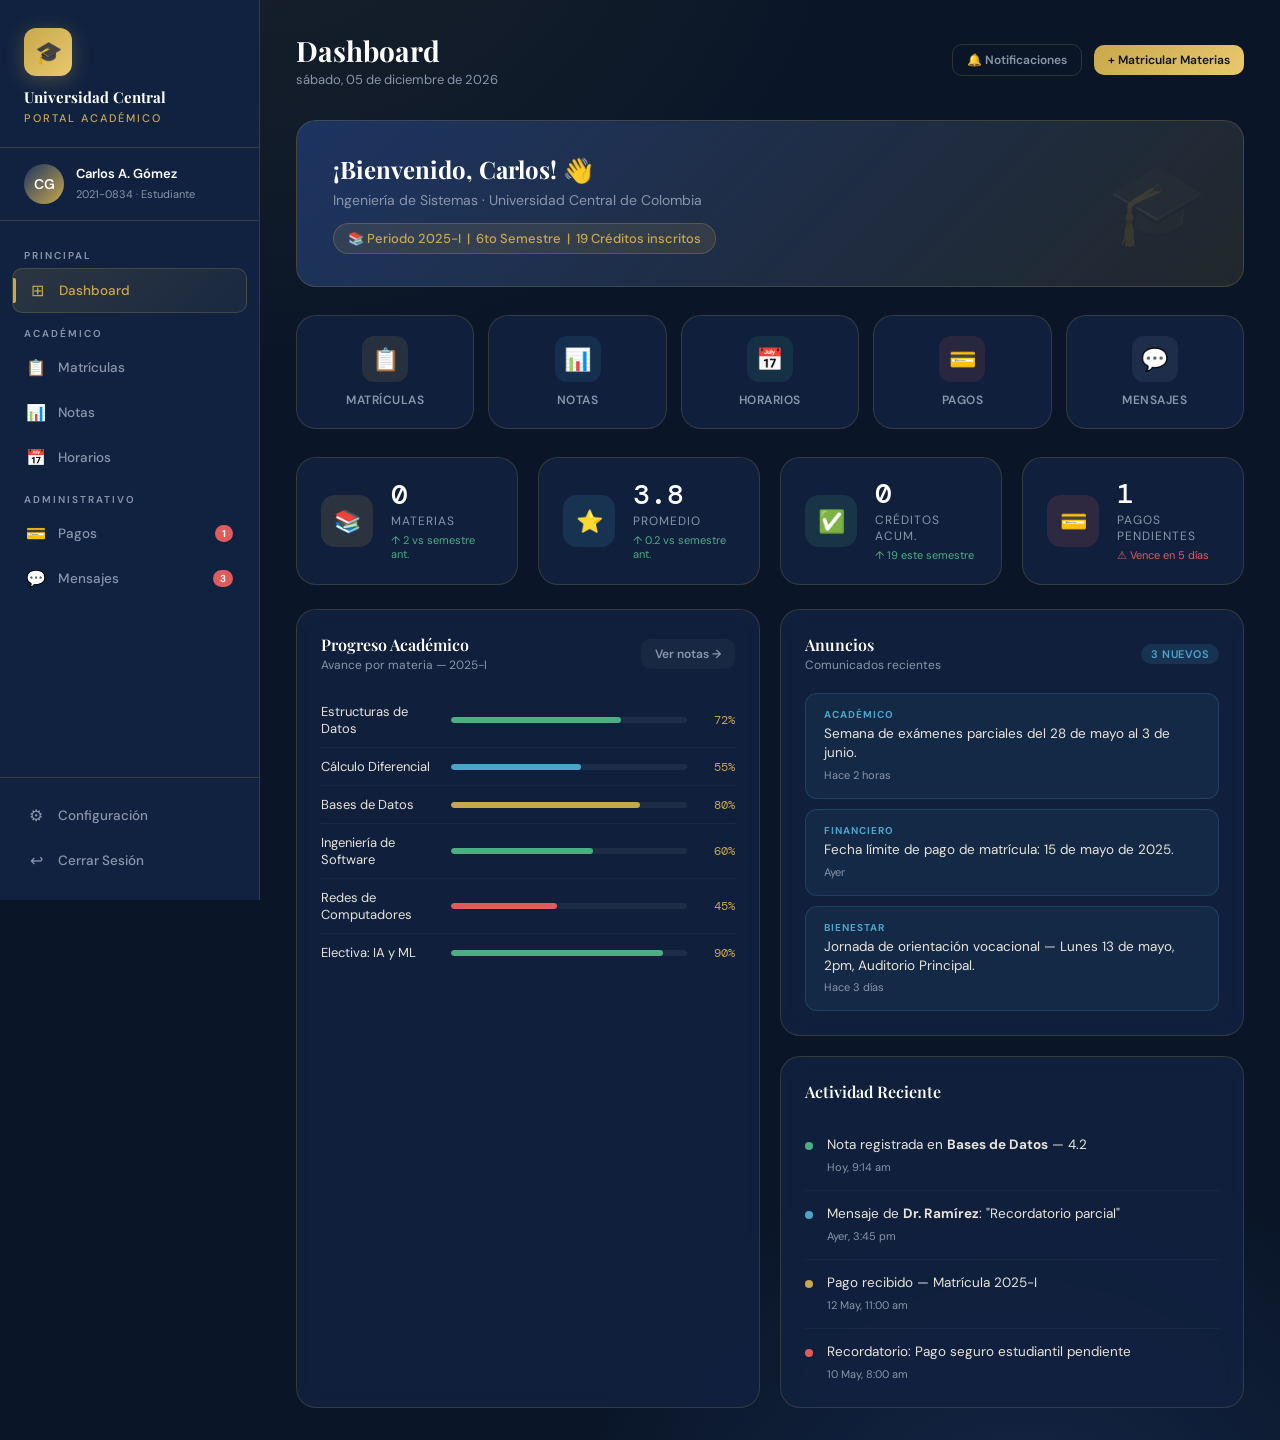
<file: index.html>
<!DOCTYPE html>
<html lang="es">
<head>
  <meta charset="UTF-8">
  <meta name="viewport" content="width=device-width, initial-scale=1.0">
  <title>Universidad Central — Portal Académico</title>
  <link rel="stylesheet" href="style.css">
  <style>
    /* ── Dashboard-specific ── */
    .welcome-banner {
      background: linear-gradient(135deg, var(--navy-light) 0%, rgba(201,168,76,0.12) 100%);
      border: 1px solid var(--border);
      border-radius: var(--radius-lg);
      padding: 32px 36px;
      margin-bottom: 28px;
      position: relative;
      overflow: hidden;
    }
    .welcome-banner::before {
      content: '🎓';
      position: absolute;
      right: 36px; top: 50%;
      transform: translateY(-50%);
      font-size: 80px;
      opacity: 0.12;
    }
    .welcome-banner h3 {
      font-family: 'Playfair Display', serif;
      font-size: 24px;
      color: var(--white);
      margin-bottom: 6px;
    }
    .welcome-banner p { font-size: 14px; color: var(--text-muted); }
    .welcome-banner .semester-badge {
      display: inline-flex;
      align-items: center;
      gap: 6px;
      margin-top: 14px;
      background: rgba(201,168,76,0.12);
      border: 1px solid rgba(201,168,76,0.25);
      border-radius: 20px;
      padding: 6px 14px;
      font-size: 13px;
      color: var(--gold);
      font-weight: 500;
    }

    .quick-links {
      display: grid;
      grid-template-columns: repeat(5, 1fr);
      gap: 14px;
      margin-bottom: 28px;
    }
    .quick-link {
      background: var(--card-bg);
      border: 1px solid var(--border);
      border-radius: var(--radius-lg);
      padding: 20px 16px;
      text-align: center;
      text-decoration: none;
      transition: all var(--transition);
      display: flex;
      flex-direction: column;
      align-items: center;
      gap: 10px;
    }
    .quick-link:hover {
      border-color: var(--gold);
      transform: translateY(-3px);
      box-shadow: 0 12px 30px rgba(0,0,0,0.3);
    }
    .quick-link .icon {
      width: 46px; height: 46px;
      border-radius: 12px;
      display: flex; align-items: center; justify-content: center;
      font-size: 22px;
    }
    .quick-link span {
      font-size: 12px;
      font-weight: 600;
      color: var(--text-muted);
      text-transform: uppercase;
      letter-spacing: 0.5px;
    }
    .quick-link:hover span { color: var(--gold); }

    .activity-item {
      display: flex;
      align-items: flex-start;
      gap: 14px;
      padding: 14px 0;
      border-bottom: 1px solid rgba(255,255,255,0.04);
    }
    .activity-item:last-child { border-bottom: none; padding-bottom: 0; }
    .activity-dot {
      width: 8px; height: 8px;
      border-radius: 50%;
      margin-top: 6px;
      flex-shrink: 0;
    }
    .activity-item p { font-size: 13.5px; line-height: 1.4; }
    .activity-item small { font-size: 11px; color: var(--text-muted); }

    .announcement {
      background: rgba(76,165,201,0.08);
      border: 1px solid rgba(76,165,201,0.2);
      border-radius: var(--radius);
      padding: 14px 18px;
      margin-bottom: 10px;
    }
    .announcement:last-child { margin-bottom: 0; }
    .announcement p { font-size: 13.5px; line-height: 1.4; }
    .announcement small { font-size: 11px; color: var(--text-muted); }
    .announcement-tag {
      font-size: 10px;
      font-weight: 700;
      text-transform: uppercase;
      color: var(--info);
      letter-spacing: 1px;
      margin-bottom: 4px;
    }

    .subject-progress {
      display: flex;
      align-items: center;
      gap: 12px;
      padding: 10px 0;
      border-bottom: 1px solid rgba(255,255,255,0.04);
    }
    .subject-progress:last-child { border-bottom: none; }
    .subject-progress .name { flex: 1; font-size: 13px; }
    .subject-progress .pct { font-family: 'DM Mono', monospace; font-size: 12px; color: var(--gold); width: 36px; text-align: right; }

    @media (max-width: 1100px) { .quick-links { grid-template-columns: repeat(3,1fr); } }
    @media (max-width: 768px)  { .quick-links { grid-template-columns: repeat(2,1fr); } }
  </style>
</head>
<body>

<!-- Sidebar -->
<aside class="sidebar">
  <div class="sidebar-logo">
    <div class="emblem">🎓</div>
    <h1>Universidad Central</h1>
    <span>Portal Académico</span>
  </div>
  <div class="sidebar-user">
    <div class="avatar">CG</div>
    <div class="sidebar-user-info">
      <p>Carlos A. Gómez</p>
      <small>2021-0834 · Estudiante</small>
    </div>
  </div>
  <nav class="sidebar-nav">
    <div class="nav-section-label">Principal</div>
    <a href="index.html"        class="nav-link active"><span class="icon">⊞</span> Dashboard</a>

    <div class="nav-section-label">Académico</div>
    <a href="matriculas.html"   class="nav-link"><span class="icon">📋</span> Matrículas</a>
    <a href="notas.html"        class="nav-link"><span class="icon">📊</span> Notas</a>
    <a href="horarios.html"     class="nav-link"><span class="icon">📅</span> Horarios</a>

    <div class="nav-section-label">Administrativo</div>
    <a href="pagos.html"        class="nav-link"><span class="icon">💳</span> Pagos <span class="nav-badge">1</span></a>
    <a href="comunicacion.html" class="nav-link"><span class="icon">💬</span> Mensajes <span class="nav-badge">3</span></a>
  </nav>
  <div class="sidebar-footer">
    <a href="#" class="nav-link"><span class="icon">⚙</span> Configuración</a>
    <a href="#" class="nav-link"><span class="icon">↩</span> Cerrar Sesión</a>
  </div>
</aside>

<!-- Main content -->
<main class="main-content">

  <!-- Top bar -->
  <div class="topbar">
    <div class="page-title">
      <h2>Dashboard</h2>
      <p id="today-date"></p>
    </div>
    <div class="topbar-actions">
      <button class="btn btn-outline btn-sm" onclick="showToast('Notificaciones al día ✓', 'info')">🔔 Notificaciones</button>
      <button class="btn btn-primary btn-sm" onclick="location.href='matriculas.html'">+ Matricular Materias</button>
    </div>
  </div>

  <!-- Welcome Banner -->
  <div class="welcome-banner">
    <h3>¡Bienvenido, Carlos! 👋</h3>
    <p>Ingeniería de Sistemas · Universidad Central de Colombia</p>
    <div class="semester-badge">📚 Periodo 2025-I &nbsp;|&nbsp; 6to Semestre &nbsp;|&nbsp; 19 Créditos inscritos</div>
  </div>

  <!-- Quick Links -->
  <div class="quick-links">
    <a href="matriculas.html" class="quick-link">
      <div class="icon" style="background:rgba(201,168,76,0.12)">📋</div>
      <span>Matrículas</span>
    </a>
    <a href="notas.html" class="quick-link">
      <div class="icon" style="background:rgba(76,165,201,0.12)">📊</div>
      <span>Notas</span>
    </a>
    <a href="horarios.html" class="quick-link">
      <div class="icon" style="background:rgba(76,175,130,0.12)">📅</div>
      <span>Horarios</span>
    </a>
    <a href="pagos.html" class="quick-link">
      <div class="icon" style="background:rgba(224,92,92,0.12)">💳</div>
      <span>Pagos</span>
    </a>
    <a href="comunicacion.html" class="quick-link">
      <div class="icon" style="background:rgba(138,150,171,0.12)">💬</div>
      <span>Mensajes</span>
    </a>
  </div>

  <!-- Stats Row -->
  <div class="grid-4 mb-24">
    <div class="stat-card">
      <div class="stat-icon gold">📚</div>
      <div>
        <div class="stat-value" id="cnt-materias">0</div>
        <div class="stat-label">Materias</div>
        <div class="stat-delta up">↑ 2 vs semestre ant.</div>
      </div>
    </div>
    <div class="stat-card">
      <div class="stat-icon blue">⭐</div>
      <div>
        <div class="stat-value" id="cnt-promedio">0</div>
        <div class="stat-label">Promedio</div>
        <div class="stat-delta up">↑ 0.2 vs semestre ant.</div>
      </div>
    </div>
    <div class="stat-card">
      <div class="stat-icon green">✅</div>
      <div>
        <div class="stat-value" id="cnt-creditos">0</div>
        <div class="stat-label">Créditos Acum.</div>
        <div class="stat-delta up">↑ 19 este semestre</div>
      </div>
    </div>
    <div class="stat-card">
      <div class="stat-icon red">💳</div>
      <div>
        <div class="stat-value">1</div>
        <div class="stat-label">Pagos Pendientes</div>
        <div class="stat-delta down">⚠ Vence en 5 días</div>
      </div>
    </div>
  </div>

  <!-- Bottom Row -->
  <div class="grid-2 gap-20">

    <!-- Progreso Materias -->
    <div class="card">
      <div class="card-header">
        <div>
          <div class="card-title">Progreso Académico</div>
          <div class="card-subtitle">Avance por materia — 2025-I</div>
        </div>
        <a href="notas.html" class="btn btn-ghost btn-sm">Ver notas →</a>
      </div>
      <div id="progress-list"></div>
    </div>

    <!-- Col derecha -->
    <div class="flex-col gap-20">

      <!-- Anuncios -->
      <div class="card">
        <div class="card-header">
          <div>
            <div class="card-title">Anuncios</div>
            <div class="card-subtitle">Comunicados recientes</div>
          </div>
          <span class="badge badge-info">3 nuevos</span>
        </div>
        <div class="announcement">
          <div class="announcement-tag">Académico</div>
          <p>Semana de exámenes parciales del 28 de mayo al 3 de junio.</p>
          <small>Hace 2 horas</small>
        </div>
        <div class="announcement">
          <div class="announcement-tag">Financiero</div>
          <p>Fecha límite de pago de matrícula: 15 de mayo de 2025.</p>
          <small>Ayer</small>
        </div>
        <div class="announcement">
          <div class="announcement-tag">Bienestar</div>
          <p>Jornada de orientación vocacional — Lunes 13 de mayo, 2pm, Auditorio Principal.</p>
          <small>Hace 3 días</small>
        </div>
      </div>

      <!-- Actividad Reciente -->
      <div class="card">
        <div class="card-header">
          <div class="card-title">Actividad Reciente</div>
        </div>
        <div class="activity-item">
          <div class="activity-dot" style="background:var(--success)"></div>
          <div>
            <p>Nota registrada en <strong>Bases de Datos</strong> — 4.2</p>
            <small>Hoy, 9:14 am</small>
          </div>
        </div>
        <div class="activity-item">
          <div class="activity-dot" style="background:var(--info)"></div>
          <div>
            <p>Mensaje de <strong>Dr. Ramírez</strong>: "Recordatorio parcial"</p>
            <small>Ayer, 3:45 pm</small>
          </div>
        </div>
        <div class="activity-item">
          <div class="activity-dot" style="background:var(--gold)"></div>
          <div>
            <p>Pago recibido — Matrícula 2025-I</p>
            <small>12 May, 11:00 am</small>
          </div>
        </div>
        <div class="activity-item">
          <div class="activity-dot" style="background:var(--danger)"></div>
          <div>
            <p>Recordatorio: Pago seguro estudiantil pendiente</p>
            <small>10 May, 8:00 am</small>
          </div>
        </div>
      </div>

    </div>
  </div>

</main>

<script src="app.js"></script>
<script>
  // Date
  document.getElementById('today-date').textContent =
    new Intl.DateTimeFormat('es-CO', { weekday:'long', day:'2-digit', month:'long', year:'numeric' }).format(new Date());

  // Counters
  setTimeout(() => {
    animateCounter(document.getElementById('cnt-materias'), 6);
    animateCounter(document.getElementById('cnt-promedio'), 38); // 3.8
    animateCounter(document.getElementById('cnt-creditos'), 98);
  }, 300);

  // Fix promedio display
  setTimeout(() => {
    const el = document.getElementById('cnt-promedio');
    el.textContent = '3.8';
  }, 1600);

  // Subject progress
  const subjectsProgress = [
    { name: 'Estructuras de Datos',   pct: 72, color: 'var(--success)' },
    { name: 'Cálculo Diferencial',     pct: 55, color: 'var(--info)' },
    { name: 'Bases de Datos',          pct: 80, color: 'var(--gold)' },
    { name: 'Ingeniería de Software',  pct: 60, color: 'var(--success)' },
    { name: 'Redes de Computadores',   pct: 45, color: 'var(--danger)' },
    { name: 'Electiva: IA y ML',      pct: 90, color: 'var(--success)' },
  ];
  const list = document.getElementById('progress-list');
  subjectsProgress.forEach(s => {
    list.innerHTML += `
      <div class="subject-progress">
        <div class="name text-sm">${s.name}</div>
        <div style="flex:2">
          <div class="progress-bar">
            <div class="progress-fill" style="width:${s.pct}%;background:${s.color}"></div>
          </div>
        </div>
        <div class="pct">${s.pct}%</div>
      </div>`;
  });
</script>
</body>
</html>
</file>
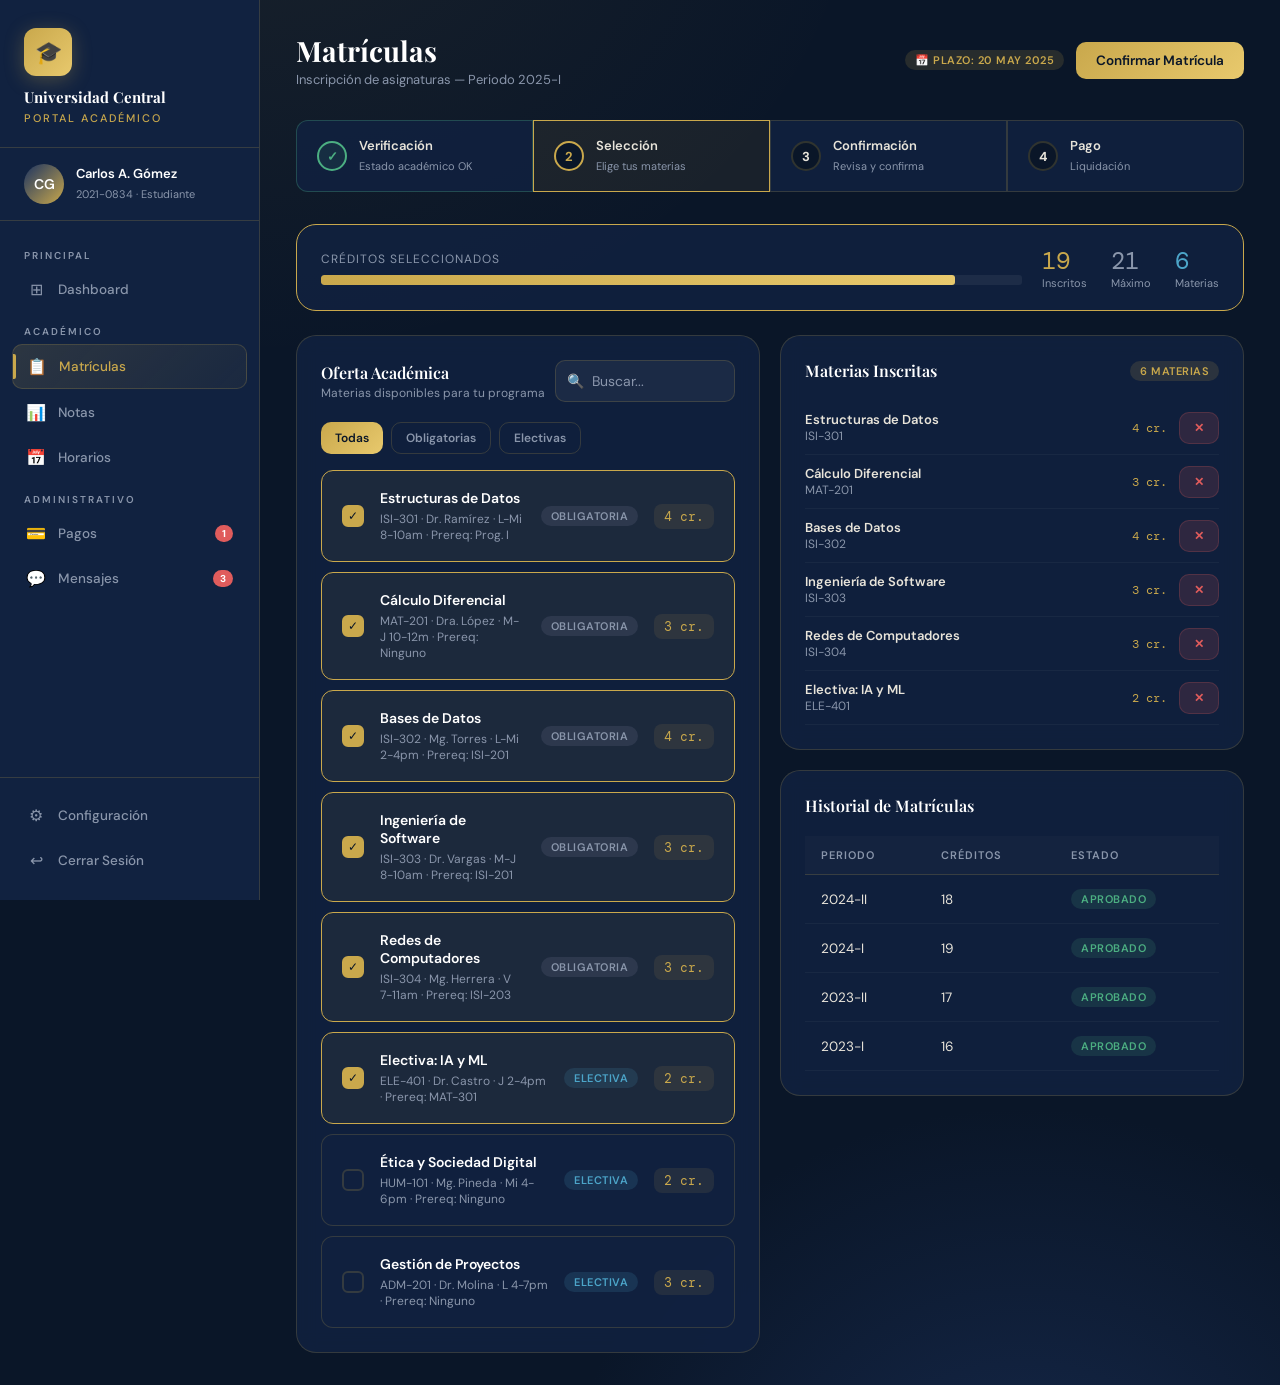
<file: matriculas.html>
<!DOCTYPE html>
<html lang="es">
<head>
  <meta charset="UTF-8">
  <meta name="viewport" content="width=device-width, initial-scale=1.0">
  <title>Matrículas — Universidad Central</title>
  <link rel="stylesheet" href="style.css">
  <style>
    .steps { display: flex; gap: 0; margin-bottom: 32px; }
    .step {
      flex: 1; display: flex; align-items: center; gap: 12px;
      padding: 16px 20px; background: var(--card-bg);
      border: 1px solid var(--border);
      position: relative;
    }
    .step:first-child { border-radius: var(--radius) 0 0 var(--radius); }
    .step:last-child  { border-radius: 0 var(--radius) var(--radius) 0; }
    .step.active { border-color: var(--gold); background: rgba(201,168,76,0.08); }
    .step.done   { border-color: rgba(76,175,130,0.3); }
    .step-num {
      width: 30px; height: 30px; border-radius: 50%;
      background: var(--navy); border: 2px solid var(--border);
      display: flex; align-items: center; justify-content: center;
      font-size: 13px; font-weight: 700; flex-shrink: 0;
    }
    .step.active .step-num { border-color: var(--gold); color: var(--gold); }
    .step.done .step-num   { border-color: var(--success); color: var(--success); background: rgba(76,175,130,0.1); }
    .step-text p { font-size: 13px; font-weight: 600; }
    .step-text small { font-size: 11px; color: var(--text-muted); }

    .subject-card {
      background: var(--card-bg);
      border: 1px solid var(--border);
      border-radius: var(--radius);
      padding: 18px 20px;
      display: flex; align-items: center; gap: 16px;
      transition: all var(--transition);
      cursor: pointer;
    }
    .subject-card:hover { border-color: var(--gold); }
    .subject-card.selected {
      border-color: var(--gold);
      background: rgba(201,168,76,0.07);
    }
    .subject-card .checkbox {
      width: 22px; height: 22px;
      border-radius: 6px;
      border: 2px solid var(--border);
      display: flex; align-items: center; justify-content: center;
      flex-shrink: 0; font-size: 12px;
      transition: all var(--transition);
    }
    .subject-card.selected .checkbox {
      background: var(--gold); border-color: var(--gold); color: var(--navy);
    }
    .subject-info { flex: 1; }
    .subject-info h4 { font-size: 14px; font-weight: 600; color: var(--white); margin-bottom: 4px; }
    .subject-info p { font-size: 12px; color: var(--text-muted); }
    .subject-credits {
      font-family: 'DM Mono', monospace;
      font-size: 13px; color: var(--gold);
      background: rgba(201,168,76,0.1);
      padding: 4px 10px; border-radius: 8px;
    }

    .credit-summary {
      background: var(--card-bg);
      border: 1px solid var(--gold);
      border-radius: var(--radius-lg);
      padding: 20px 24px;
      display: flex; align-items: center; gap: 20px;
    }
    .credit-bar { flex: 1; }
    .credit-label { font-size: 12px; color: var(--text-muted); margin-bottom: 8px; text-transform: uppercase; letter-spacing: 1px; }
    .credit-counts { display: flex; gap: 24px; }
    .credit-count .num { font-family: 'DM Mono', monospace; font-size: 24px; color: var(--gold); }
    .credit-count .lbl { font-size: 11px; color: var(--text-muted); }
  </style>
</head>
<body>

<!-- Sidebar -->
<aside class="sidebar">
  <div class="sidebar-logo">
    <div class="emblem">🎓</div>
    <h1>Universidad Central</h1>
    <span>Portal Académico</span>
  </div>
  <div class="sidebar-user">
    <div class="avatar">CG</div>
    <div class="sidebar-user-info">
      <p>Carlos A. Gómez</p>
      <small>2021-0834 · Estudiante</small>
    </div>
  </div>
  <nav class="sidebar-nav">
    <div class="nav-section-label">Principal</div>
    <a href="index.html" class="nav-link"><span class="icon">⊞</span> Dashboard</a>
    <div class="nav-section-label">Académico</div>
    <a href="matriculas.html" class="nav-link active"><span class="icon">📋</span> Matrículas</a>
    <a href="notas.html" class="nav-link"><span class="icon">📊</span> Notas</a>
    <a href="horarios.html" class="nav-link"><span class="icon">📅</span> Horarios</a>
    <div class="nav-section-label">Administrativo</div>
    <a href="pagos.html" class="nav-link"><span class="icon">💳</span> Pagos <span class="nav-badge">1</span></a>
    <a href="comunicacion.html" class="nav-link"><span class="icon">💬</span> Mensajes <span class="nav-badge">3</span></a>
  </nav>
  <div class="sidebar-footer">
    <a href="#" class="nav-link"><span class="icon">⚙</span> Configuración</a>
    <a href="#" class="nav-link"><span class="icon">↩</span> Cerrar Sesión</a>
  </div>
</aside>

<main class="main-content">
  <div class="topbar">
    <div class="page-title">
      <h2>Matrículas</h2>
      <p>Inscripción de asignaturas — Periodo 2025-I</p>
    </div>
    <div class="topbar-actions">
      <span class="badge badge-warning">📅 Plazo: 20 May 2025</span>
      <button class="btn btn-primary" onclick="confirmarMatricula()">Confirmar Matrícula</button>
    </div>
  </div>

  <!-- Steps -->
  <div class="steps mb-24">
    <div class="step done"><div class="step-num">✓</div><div class="step-text"><p>Verificación</p><small>Estado académico OK</small></div></div>
    <div class="step active"><div class="step-num">2</div><div class="step-text"><p>Selección</p><small>Elige tus materias</small></div></div>
    <div class="step"><div class="step-num">3</div><div class="step-text"><p>Confirmación</p><small>Revisa y confirma</small></div></div>
    <div class="step"><div class="step-num">4</div><div class="step-text"><p>Pago</p><small>Liquidación</small></div></div>
  </div>

  <!-- Credit Summary -->
  <div class="credit-summary mb-24">
    <div class="credit-bar">
      <div class="credit-label">Créditos seleccionados</div>
      <div class="progress-bar" style="height:10px">
        <div class="progress-fill" id="credit-prog" style="width:0%"></div>
      </div>
    </div>
    <div class="credit-counts">
      <div class="credit-count"><div class="num" id="sel-credits">0</div><div class="lbl">Inscritos</div></div>
      <div class="credit-count"><div class="num" style="color:var(--text-muted)">21</div><div class="lbl">Máximo</div></div>
      <div class="credit-count"><div class="num" id="sel-count" style="color:var(--info)">0</div><div class="lbl">Materias</div></div>
    </div>
  </div>

  <div class="grid-2 gap-20">
    <!-- Available subjects -->
    <div class="card">
      <div class="card-header">
        <div>
          <div class="card-title">Oferta Académica</div>
          <div class="card-subtitle">Materias disponibles para tu programa</div>
        </div>
        <div class="search-box">
          <span class="icon">🔍</span>
          <input type="text" class="form-control" id="search-subjects" placeholder="Buscar..." style="width:180px">
        </div>
      </div>

      <div style="display:flex;gap:8px;margin-bottom:16px;flex-wrap:wrap">
        <button class="btn btn-sm btn-primary" onclick="filterByType('all')">Todas</button>
        <button class="btn btn-sm btn-outline" onclick="filterByType('obligatoria')">Obligatorias</button>
        <button class="btn btn-sm btn-outline" onclick="filterByType('electiva')">Electivas</button>
      </div>

      <div id="subjects-list" style="display:flex;flex-direction:column;gap:10px"></div>
    </div>

    <!-- Selected & Info -->
    <div class="flex-col gap-20">
      <div class="card">
        <div class="card-header">
          <div class="card-title">Materias Inscritas</div>
          <span class="badge badge-warning" id="count-badge">0 materias</span>
        </div>
        <div id="selected-list">
          <div class="empty-state">
            <div class="icon">📋</div>
            <p>Selecciona materias del panel izquierdo</p>
          </div>
        </div>
      </div>

      <div class="card">
        <div class="card-header"><div class="card-title">Historial de Matrículas</div></div>
        <table>
          <thead><tr><th>Periodo</th><th>Créditos</th><th>Estado</th></tr></thead>
          <tbody>
            <tr><td>2024-II</td><td>18</td><td><span class="badge badge-success">Aprobado</span></td></tr>
            <tr><td>2024-I</td><td>19</td><td><span class="badge badge-success">Aprobado</span></td></tr>
            <tr><td>2023-II</td><td>17</td><td><span class="badge badge-success">Aprobado</span></td></tr>
            <tr><td>2023-I</td><td>16</td><td><span class="badge badge-success">Aprobado</span></td></tr>
          </tbody>
        </table>
      </div>
    </div>
  </div>
</main>

<!-- Confirm Modal -->
<div class="modal-overlay" id="modal-confirmar">
  <div class="modal">
    <div class="modal-header">
      <div class="modal-title">Confirmar Matrícula</div>
      <button class="modal-close" onclick="closeModal('modal-confirmar')">✕</button>
    </div>
    <p class="text-muted mb-16" style="font-size:14px">Estás a punto de confirmar tu matrícula para el periodo <strong class="text-gold">2025-I</strong>. Esta acción no se puede deshacer.</p>
    <div id="confirm-summary" style="margin-bottom:20px"></div>
    <div style="display:flex;gap:12px">
      <button class="btn btn-outline" onclick="closeModal('modal-confirmar')">Cancelar</button>
      <button class="btn btn-primary" style="flex:1" onclick="finalizeMatricula()">✅ Confirmar y Continuar</button>
    </div>
  </div>
</div>

<script src="app.js"></script>
<script>
  const allSubjects = [
    { id:1, name:'Estructuras de Datos',   code:'ISI-301', credits:4, type:'obligatoria', teacher:'Dr. Ramírez', prereq:'Prog. I', schedule:'L-Mi 8-10am' },
    { id:2, name:'Cálculo Diferencial',     code:'MAT-201', credits:3, type:'obligatoria', teacher:'Dra. López',  prereq:'Ninguno', schedule:'M-J 10-12m' },
    { id:3, name:'Bases de Datos',          code:'ISI-302', credits:4, type:'obligatoria', teacher:'Mg. Torres',  prereq:'ISI-201', schedule:'L-Mi 2-4pm' },
    { id:4, name:'Ingeniería de Software',  code:'ISI-303', credits:3, type:'obligatoria', teacher:'Dr. Vargas',  prereq:'ISI-201', schedule:'M-J 8-10am' },
    { id:5, name:'Redes de Computadores',   code:'ISI-304', credits:3, type:'obligatoria', teacher:'Mg. Herrera', prereq:'ISI-203', schedule:'V 7-11am' },
    { id:6, name:'Electiva: IA y ML',      code:'ELE-401', credits:2, type:'electiva',    teacher:'Dr. Castro',  prereq:'MAT-301', schedule:'J 2-4pm' },
    { id:7, name:'Ética y Sociedad Digital',code:'HUM-101', credits:2, type:'electiva',   teacher:'Mg. Pineda',  prereq:'Ninguno', schedule:'Mi 4-6pm' },
    { id:8, name:'Gestión de Proyectos',    code:'ADM-201', credits:3, type:'electiva',   teacher:'Dr. Molina',  prereq:'Ninguno', schedule:'L 4-7pm' },
  ];

  let selected = new Set([1,2,3,4,5,6]); // pre-selected
  let currentFilter = 'all';

  function renderSubjects(filter = currentFilter) {
    const q = document.getElementById('search-subjects').value.toLowerCase();
    const list = document.getElementById('subjects-list');
    const filtered = allSubjects.filter(s =>
      (filter === 'all' || s.type === filter) &&
      (s.name.toLowerCase().includes(q) || s.code.toLowerCase().includes(q))
    );
    list.innerHTML = filtered.map(s => `
      <div class="subject-card ${selected.has(s.id)?'selected':''}" onclick="toggleSubject(${s.id})">
        <div class="checkbox">${selected.has(s.id)?'✓':''}</div>
        <div class="subject-info">
          <h4>${s.name}</h4>
          <p>${s.code} · ${s.teacher} · ${s.schedule} · Prereq: ${s.prereq}</p>
        </div>
        <span class="badge ${s.type==='electiva'?'badge-info':'badge-muted'}">${s.type}</span>
        <div class="subject-credits">${s.credits} cr.</div>
      </div>`).join('');
  }

  function toggleSubject(id) {
    const sub = allSubjects.find(s => s.id === id);
    const totalCredits = [...selected].reduce((a,i) => a + allSubjects.find(s=>s.id===i).credits, 0);
    if (selected.has(id)) {
      selected.delete(id);
    } else {
      if (totalCredits + sub.credits > 21) { showToast('Máximo 21 créditos permitidos', 'error'); return; }
      selected.add(id);
    }
    renderSubjects();
    renderSelected();
    updateCredits();
  }

  function renderSelected() {
    const list = document.getElementById('selected-list');
    const badge = document.getElementById('count-badge');
    badge.textContent = `${selected.size} materias`;
    if (selected.size === 0) {
      list.innerHTML = `<div class="empty-state"><div class="icon">📋</div><p>Selecciona materias del panel izquierdo</p></div>`;
      return;
    }
    list.innerHTML = [...selected].map(id => {
      const s = allSubjects.find(x=>x.id===id);
      return `<div style="display:flex;align-items:center;gap:12px;padding:10px 0;border-bottom:1px solid rgba(255,255,255,0.04)">
        <div style="flex:1"><p style="font-size:13px;font-weight:600">${s.name}</p><p class="text-muted text-sm">${s.code}</p></div>
        <span class="font-mono text-gold text-sm">${s.credits} cr.</span>
        <button class="btn btn-danger btn-sm" onclick="toggleSubject(${s.id})">✕</button>
      </div>`;
    }).join('');
  }

  function updateCredits() {
    const total = [...selected].reduce((a,i) => a + allSubjects.find(s=>s.id===i).credits, 0);
    document.getElementById('sel-credits').textContent = total;
    document.getElementById('sel-count').textContent = selected.size;
    document.getElementById('credit-prog').style.width = (total/21*100) + '%';
  }

  function filterByType(type) {
    currentFilter = type;
    renderSubjects(type);
  }

  function confirmarMatricula() {
    if (selected.size === 0) { showToast('Selecciona al menos una materia', 'error'); return; }
    const total = [...selected].reduce((a,i) => a + allSubjects.find(s=>s.id===i).credits, 0);
    document.getElementById('confirm-summary').innerHTML = `
      <div style="background:rgba(255,255,255,0.03);border-radius:10px;padding:16px">
        ${[...selected].map(id => { const s=allSubjects.find(x=>x.id===id);
          return `<div style="display:flex;justify-content:space-between;padding:6px 0;border-bottom:1px solid rgba(255,255,255,0.05);font-size:13px">
            <span>${s.name}</span><span class="text-gold font-mono">${s.credits} cr.</span></div>`; }).join('')}
        <div style="display:flex;justify-content:space-between;padding-top:12px;font-weight:700">
          <span>Total</span><span class="text-gold font-mono">${total} créditos</span></div>
      </div>`;
    openModal('modal-confirmar');
  }

  function finalizeMatricula() {
    closeModal('modal-confirmar');
    showToast('¡Matrícula confirmada exitosamente!', 'success');
    setTimeout(() => location.href='pagos.html', 1500);
  }

  document.getElementById('search-subjects').addEventListener('input', () => renderSubjects());

  renderSubjects();
  renderSelected();
  updateCredits();
</script>
</body>
</html>
</file>
<file: style.css>
/* ===== UNIVERSIDAD CENTRAL — ESTILOS GLOBALES ===== */

@import url('https://fonts.googleapis.com/css2?family=Playfair+Display:wght@400;600;700;900&family=DM+Sans:wght@300;400;500;600&family=DM+Mono:wght@400;500&display=swap');

/* ── Variables ── */
:root {
  --navy:       #0a1628;
  --navy-mid:   #112240;
  --navy-light: #1d3461;
  --gold:       #c9a84c;
  --gold-light: #e8c96d;
  --gold-pale:  #f5e6bb;
  --cream:      #faf7f0;
  --white:      #ffffff;
  --text:       #e8e4da;
  --text-muted: #8a96ab;
  --danger:     #e05c5c;
  --success:    #4caf82;
  --info:       #4ca5c9;
  --border:     rgba(201,168,76,0.2);
  --card-bg:    rgba(17,34,64,0.85);
  --glass:      rgba(255,255,255,0.04);
  --shadow:     0 8px 40px rgba(0,0,0,0.4);
  --radius:     12px;
  --radius-lg:  20px;
  --transition: 0.3s cubic-bezier(0.4,0,0.2,1);
}

/* ── Reset & Base ── */
*, *::before, *::after { box-sizing: border-box; margin: 0; padding: 0; }

html { scroll-behavior: smooth; }

body {
  font-family: 'DM Sans', sans-serif;
  background: var(--navy);
  color: var(--text);
  min-height: 100vh;
  overflow-x: hidden;
  background-image:
    radial-gradient(ellipse 80% 60% at 20% -10%, rgba(201,168,76,0.08) 0%, transparent 60%),
    radial-gradient(ellipse 60% 50% at 80% 110%, rgba(29,52,97,0.6) 0%, transparent 60%);
}

/* ── Scrollbar ── */
::-webkit-scrollbar { width: 6px; }
::-webkit-scrollbar-track { background: var(--navy); }
::-webkit-scrollbar-thumb { background: var(--navy-light); border-radius: 3px; }
::-webkit-scrollbar-thumb:hover { background: var(--gold); }

/* ── Sidebar Navigation ── */
.sidebar {
  position: fixed;
  left: 0; top: 0;
  width: 260px;
  height: 100vh;
  background: var(--navy-mid);
  border-right: 1px solid var(--border);
  display: flex;
  flex-direction: column;
  z-index: 100;
  transition: transform var(--transition);
}

.sidebar-logo {
  padding: 28px 24px 20px;
  border-bottom: 1px solid var(--border);
}

.sidebar-logo .emblem {
  width: 48px; height: 48px;
  background: linear-gradient(135deg, var(--gold), var(--gold-light));
  border-radius: 12px;
  display: flex; align-items: center; justify-content: center;
  font-size: 22px;
  margin-bottom: 12px;
  box-shadow: 0 4px 20px rgba(201,168,76,0.3);
}

.sidebar-logo h1 {
  font-family: 'Playfair Display', serif;
  font-size: 15px;
  font-weight: 700;
  color: var(--white);
  line-height: 1.2;
}

.sidebar-logo span {
  font-size: 11px;
  color: var(--gold);
  text-transform: uppercase;
  letter-spacing: 2px;
  font-weight: 500;
}

.sidebar-user {
  padding: 16px 24px;
  display: flex;
  align-items: center;
  gap: 12px;
  border-bottom: 1px solid var(--border);
}

.avatar {
  width: 40px; height: 40px;
  background: linear-gradient(135deg, var(--navy-light), var(--gold));
  border-radius: 50%;
  display: flex; align-items: center; justify-content: center;
  font-weight: 600;
  font-size: 14px;
  color: white;
  flex-shrink: 0;
}

.sidebar-user-info p { font-size: 13px; font-weight: 600; color: var(--white); }
.sidebar-user-info small { font-size: 11px; color: var(--text-muted); }

.sidebar-nav {
  flex: 1;
  padding: 16px 12px;
  overflow-y: auto;
}

.nav-section-label {
  font-size: 10px;
  text-transform: uppercase;
  letter-spacing: 2px;
  color: var(--text-muted);
  padding: 12px 12px 6px;
  font-weight: 600;
}

.nav-link {
  display: flex;
  align-items: center;
  gap: 12px;
  padding: 11px 14px;
  border-radius: 10px;
  text-decoration: none;
  color: var(--text-muted);
  font-size: 13.5px;
  font-weight: 500;
  transition: all var(--transition);
  margin-bottom: 2px;
  position: relative;
}

.nav-link:hover {
  background: var(--glass);
  color: var(--text);
}

.nav-link.active {
  background: linear-gradient(135deg, rgba(201,168,76,0.15), rgba(201,168,76,0.05));
  color: var(--gold);
  border: 1px solid rgba(201,168,76,0.2);
}

.nav-link.active::before {
  content: '';
  position: absolute;
  left: 0; top: 50%;
  transform: translateY(-50%);
  width: 3px; height: 60%;
  background: var(--gold);
  border-radius: 0 2px 2px 0;
}

.nav-link .icon { font-size: 16px; width: 20px; text-align: center; }

.nav-badge {
  margin-left: auto;
  background: var(--danger);
  color: white;
  font-size: 10px;
  font-weight: 700;
  padding: 2px 7px;
  border-radius: 10px;
}

.sidebar-footer {
  padding: 16px 12px;
  border-top: 1px solid var(--border);
}

/* ── Main Layout ── */
.main-content {
  margin-left: 260px;
  min-height: 100vh;
  padding: 32px 36px;
}

/* ── Top Bar ── */
.topbar {
  display: flex;
  align-items: center;
  justify-content: space-between;
  margin-bottom: 32px;
}

.page-title h2 {
  font-family: 'Playfair Display', serif;
  font-size: 28px;
  font-weight: 700;
  color: var(--white);
}

.page-title p {
  font-size: 13px;
  color: var(--text-muted);
  margin-top: 2px;
}

.topbar-actions {
  display: flex;
  align-items: center;
  gap: 12px;
}

/* ── Cards ── */
.card {
  background: var(--card-bg);
  border: 1px solid var(--border);
  border-radius: var(--radius-lg);
  padding: 24px;
  backdrop-filter: blur(10px);
  transition: border-color var(--transition), transform var(--transition);
}

.card:hover { border-color: rgba(201,168,76,0.35); }

.card-header {
  display: flex;
  align-items: center;
  justify-content: space-between;
  margin-bottom: 20px;
}

.card-title {
  font-family: 'Playfair Display', serif;
  font-size: 16px;
  font-weight: 600;
  color: var(--white);
}

.card-subtitle {
  font-size: 12px;
  color: var(--text-muted);
  margin-top: 2px;
}

/* ── Stat Cards ── */
.stat-card {
  background: var(--card-bg);
  border: 1px solid var(--border);
  border-radius: var(--radius-lg);
  padding: 22px 24px;
  display: flex;
  align-items: center;
  gap: 18px;
  transition: all var(--transition);
}

.stat-card:hover {
  transform: translateY(-2px);
  border-color: rgba(201,168,76,0.35);
  box-shadow: var(--shadow);
}

.stat-icon {
  width: 52px; height: 52px;
  border-radius: 14px;
  display: flex; align-items: center; justify-content: center;
  font-size: 22px;
  flex-shrink: 0;
}

.stat-icon.gold   { background: rgba(201,168,76,0.15); }
.stat-icon.blue   { background: rgba(76,165,201,0.15); }
.stat-icon.green  { background: rgba(76,175,130,0.15); }
.stat-icon.red    { background: rgba(224,92,92,0.15); }

.stat-value {
  font-family: 'DM Mono', monospace;
  font-size: 28px;
  font-weight: 500;
  color: var(--white);
  line-height: 1;
}

.stat-label {
  font-size: 12px;
  color: var(--text-muted);
  margin-top: 4px;
  text-transform: uppercase;
  letter-spacing: 1px;
}

.stat-delta {
  font-size: 11px;
  margin-top: 4px;
}
.stat-delta.up   { color: var(--success); }
.stat-delta.down { color: var(--danger); }

/* ── Buttons ── */
.btn {
  display: inline-flex;
  align-items: center;
  gap: 8px;
  padding: 10px 20px;
  border-radius: 10px;
  font-size: 13.5px;
  font-weight: 600;
  font-family: 'DM Sans', sans-serif;
  border: none;
  cursor: pointer;
  transition: all var(--transition);
  text-decoration: none;
}

.btn-primary {
  background: linear-gradient(135deg, var(--gold), var(--gold-light));
  color: var(--navy);
}
.btn-primary:hover {
  transform: translateY(-1px);
  box-shadow: 0 4px 20px rgba(201,168,76,0.35);
}

.btn-outline {
  background: transparent;
  border: 1px solid var(--border);
  color: var(--text-muted);
}
.btn-outline:hover {
  border-color: var(--gold);
  color: var(--gold);
}

.btn-ghost {
  background: var(--glass);
  color: var(--text-muted);
}
.btn-ghost:hover { color: var(--text); }

.btn-danger {
  background: rgba(224,92,92,0.15);
  color: var(--danger);
  border: 1px solid rgba(224,92,92,0.2);
}
.btn-danger:hover { background: rgba(224,92,92,0.25); }

.btn-sm { padding: 7px 14px; font-size: 12px; }
.btn-lg { padding: 13px 28px; font-size: 15px; }

/* ── Badges ── */
.badge {
  display: inline-flex;
  align-items: center;
  padding: 3px 10px;
  border-radius: 20px;
  font-size: 11px;
  font-weight: 600;
  text-transform: uppercase;
  letter-spacing: 0.5px;
}
.badge-success { background: rgba(76,175,130,0.15); color: var(--success); }
.badge-warning { background: rgba(201,168,76,0.15); color: var(--gold); }
.badge-danger  { background: rgba(224,92,92,0.15);  color: var(--danger); }
.badge-info    { background: rgba(76,165,201,0.15);  color: var(--info); }
.badge-muted   { background: rgba(138,150,171,0.15); color: var(--text-muted); }

/* ── Tables ── */
.table-wrapper {
  overflow-x: auto;
  border-radius: var(--radius);
}

table {
  width: 100%;
  border-collapse: collapse;
  font-size: 13.5px;
}

thead th {
  padding: 12px 16px;
  text-align: left;
  font-size: 11px;
  text-transform: uppercase;
  letter-spacing: 1px;
  color: var(--text-muted);
  border-bottom: 1px solid var(--border);
  font-weight: 600;
  background: rgba(255,255,255,0.02);
}

tbody tr {
  border-bottom: 1px solid rgba(255,255,255,0.04);
  transition: background var(--transition);
}

tbody tr:hover { background: rgba(255,255,255,0.03); }

tbody td {
  padding: 14px 16px;
  color: var(--text);
}

/* ── Forms ── */
.form-group { margin-bottom: 20px; }

.form-label {
  display: block;
  font-size: 12px;
  font-weight: 600;
  text-transform: uppercase;
  letter-spacing: 1px;
  color: var(--text-muted);
  margin-bottom: 8px;
}

.form-control {
  width: 100%;
  background: rgba(255,255,255,0.05);
  border: 1px solid var(--border);
  border-radius: 10px;
  padding: 11px 14px;
  font-size: 14px;
  color: var(--text);
  font-family: 'DM Sans', sans-serif;
  transition: border-color var(--transition);
  outline: none;
}

.form-control:focus {
  border-color: var(--gold);
  background: rgba(201,168,76,0.05);
}

.form-control::placeholder { color: var(--text-muted); }

select.form-control option { background: var(--navy-mid); color: var(--text); }

/* ── Grid utilities ── */
.grid-2 { display: grid; grid-template-columns: 1fr 1fr; gap: 20px; }
.grid-3 { display: grid; grid-template-columns: 1fr 1fr 1fr; gap: 20px; }
.grid-4 { display: grid; grid-template-columns: repeat(4,1fr); gap: 20px; }

/* ── Flex utilities ── */
.flex     { display: flex; }
.flex-col { display: flex; flex-direction: column; }
.items-center { align-items: center; }
.justify-between { justify-content: space-between; }
.gap-8  { gap: 8px; }
.gap-12 { gap: 12px; }
.gap-16 { gap: 16px; }
.gap-20 { gap: 20px; }
.gap-24 { gap: 24px; }

/* ── Spacing utilities ── */
.mb-8  { margin-bottom: 8px; }
.mb-12 { margin-bottom: 12px; }
.mb-16 { margin-bottom: 16px; }
.mb-20 { margin-bottom: 20px; }
.mb-24 { margin-bottom: 24px; }
.mb-32 { margin-bottom: 32px; }

/* ── Text utilities ── */
.text-gold   { color: var(--gold); }
.text-muted  { color: var(--text-muted); }
.text-white  { color: var(--white); }
.text-danger { color: var(--danger); }
.text-success{ color: var(--success); }
.text-sm     { font-size: 12px; }
.text-xs     { font-size: 11px; }
.font-serif  { font-family: 'Playfair Display', serif; }
.font-mono   { font-family: 'DM Mono', monospace; }
.font-bold   { font-weight: 700; }
.text-center { text-align: center; }

/* ── Divider ── */
.divider {
  height: 1px;
  background: var(--border);
  margin: 20px 0;
}

/* ── Empty State ── */
.empty-state {
  text-align: center;
  padding: 48px 24px;
  color: var(--text-muted);
}
.empty-state .icon { font-size: 40px; margin-bottom: 12px; }
.empty-state p { font-size: 14px; }

/* ── Search box ── */
.search-box {
  position: relative;
  display: flex;
  align-items: center;
}
.search-box .icon {
  position: absolute;
  left: 12px;
  color: var(--text-muted);
  font-size: 14px;
}
.search-box input {
  padding-left: 36px !important;
}

/* ── Progress bar ── */
.progress-bar {
  height: 6px;
  background: rgba(255,255,255,0.06);
  border-radius: 3px;
  overflow: hidden;
}
.progress-fill {
  height: 100%;
  border-radius: 3px;
  background: linear-gradient(90deg, var(--gold), var(--gold-light));
  transition: width 1s ease;
}

/* ── Modal ── */
.modal-overlay {
  position: fixed;
  inset: 0;
  background: rgba(0,0,0,0.7);
  backdrop-filter: blur(4px);
  z-index: 999;
  display: flex;
  align-items: center;
  justify-content: center;
  opacity: 0;
  pointer-events: none;
  transition: opacity var(--transition);
}
.modal-overlay.active {
  opacity: 1;
  pointer-events: all;
}
.modal {
  background: var(--navy-mid);
  border: 1px solid var(--border);
  border-radius: var(--radius-lg);
  padding: 32px;
  width: 100%;
  max-width: 520px;
  transform: translateY(20px);
  transition: transform var(--transition);
}
.modal-overlay.active .modal { transform: translateY(0); }

.modal-header {
  display: flex;
  align-items: center;
  justify-content: space-between;
  margin-bottom: 24px;
}
.modal-title {
  font-family: 'Playfair Display', serif;
  font-size: 20px;
  color: var(--white);
}
.modal-close {
  background: none;
  border: none;
  color: var(--text-muted);
  font-size: 20px;
  cursor: pointer;
  padding: 4px;
}
.modal-close:hover { color: var(--white); }

/* ── Toast ── */
.toast-container {
  position: fixed;
  bottom: 24px;
  right: 24px;
  z-index: 9999;
  display: flex;
  flex-direction: column;
  gap: 10px;
}
.toast {
  background: var(--navy-mid);
  border: 1px solid var(--border);
  border-radius: var(--radius);
  padding: 14px 20px;
  display: flex;
  align-items: center;
  gap: 12px;
  font-size: 13.5px;
  min-width: 280px;
  animation: slideIn 0.3s ease;
  box-shadow: var(--shadow);
}
.toast.success { border-color: rgba(76,175,130,0.3); }
.toast.error   { border-color: rgba(224,92,92,0.3); }

@keyframes slideIn {
  from { transform: translateX(100%); opacity: 0; }
  to   { transform: translateX(0);    opacity: 1; }
}

/* ── Responsive ── */
@media (max-width: 1100px) {
  .grid-4 { grid-template-columns: repeat(2,1fr); }
  .grid-3 { grid-template-columns: 1fr 1fr; }
}
@media (max-width: 768px) {
  .sidebar { transform: translateX(-100%); }
  .sidebar.open { transform: translateX(0); }
  .main-content { margin-left: 0; padding: 20px 16px; }
  .grid-2, .grid-3, .grid-4 { grid-template-columns: 1fr; }
}
</file>
